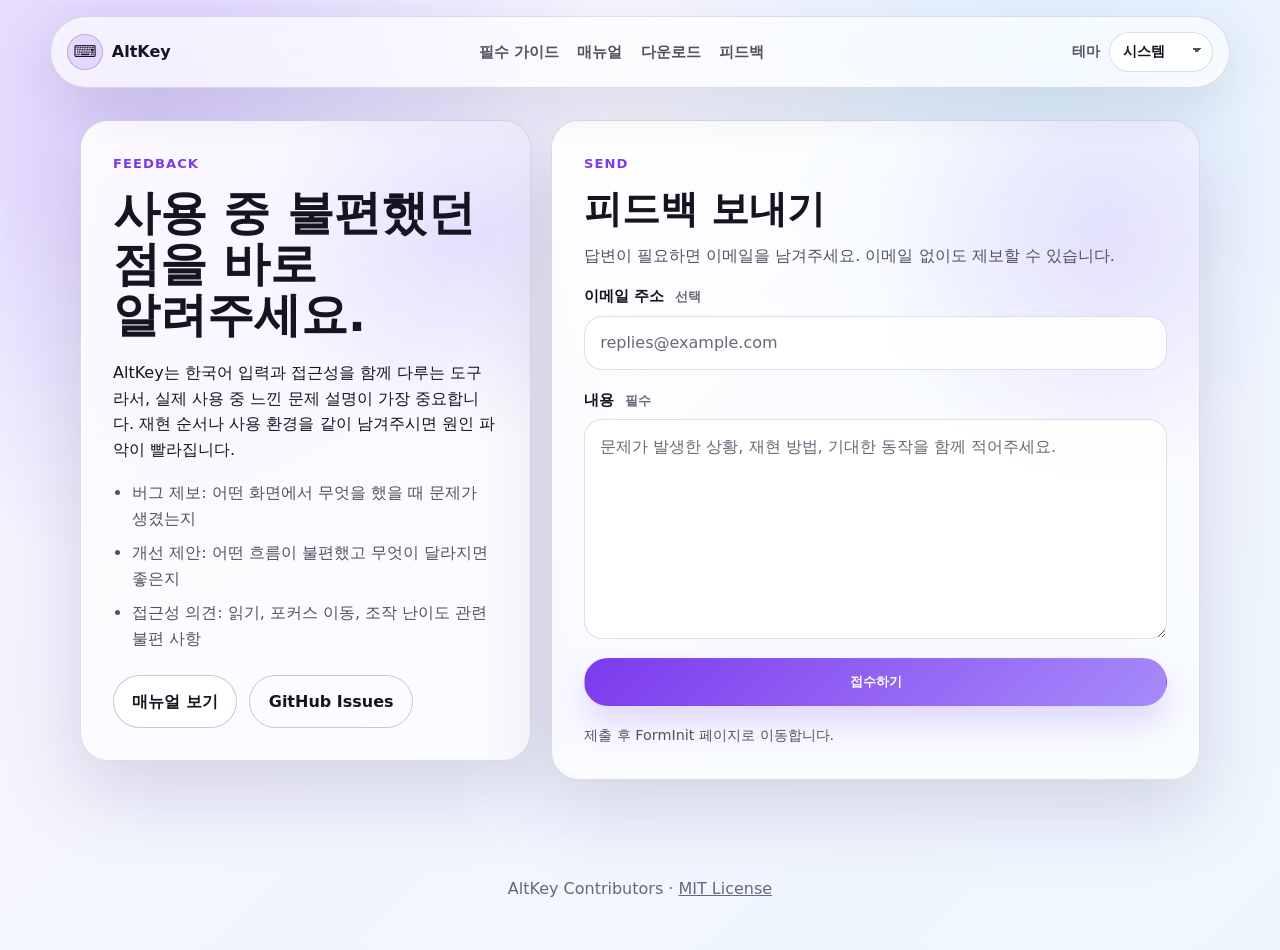
<file: docs/feedback.html>
<!DOCTYPE html>
<html lang="ko">

<head>
  <meta charset="UTF-8" />
  <meta name="viewport" content="width=device-width, initial-scale=1.0" />
  <meta name="theme-color" content="#f7f3ff" />
  <title>사용자 피드백 | AltKey</title>
  <meta name="description" content="AltKey 사용 중 발견한 버그, 개선 제안, 접근성 의견을 간단히 전달할 수 있는 피드백 페이지입니다." />
  <meta property="og:title" content="사용자 피드백 | AltKey" />
  <meta property="og:description" content="버그 제보, 개선 제안, 접근성 의견을 AltKey에 바로 전달할 수 있습니다." />
  <meta property="og:type" content="website" />
  <link rel="icon"
    href="data:image/svg+xml,<svg xmlns='http://www.w3.org/2000/svg' viewBox='0 0 100 100'><text y='.9em' font-size='90'>⌨</text></svg>">
  <link rel="stylesheet" href="styles.css" />
</head>

<body>
  <header class="site-header">
    <a class="brand" href="index.html" aria-label="AltKey 소개 페이지">
      <span class="brand-mark">⌨</span>
      <span>AltKey</span>
    </a>

    <nav class="top-nav" aria-label="주요 링크">
      <a href="index.html#guide">필수 가이드</a>
      <a href="index.html#manual">매뉴얼</a>
      <a href="index.html#download">다운로드</a>
      <a href="feedback.html" aria-current="page">피드백</a>
    </nav>

    <div class="theme-switcher">
      <label for="theme-select">테마</label>
      <select id="theme-select" class="theme-select" aria-label="페이지 테마 선택">
        <option value="system">시스템</option>
        <option value="light">라이트</option>
        <option value="dark">다크</option>
        <option value="high-contrast">고대비</option>
      </select>
    </div>
  </header>

  <main class="subpage-main">
    <section class="section-shell" aria-labelledby="feedback-title">
      <div class="feedback-layout">
        <article class="glass-panel feedback-intro">
          <p class="eyebrow">Feedback</p>
          <h1 id="feedback-title">사용 중 불편했던 점을 바로 알려주세요.</h1>
          <p>
            AltKey는 한국어 입력과 접근성을 함께 다루는 도구라서, 실제 사용 중 느낀 문제 설명이 가장 중요합니다.
            재현 순서나 사용 환경을 같이 남겨주시면 원인 파악이 빨라집니다.
          </p>

          <ul class="feedback-list">
            <li>버그 제보: 어떤 화면에서 무엇을 했을 때 문제가 생겼는지</li>
            <li>개선 제안: 어떤 흐름이 불편했고 무엇이 달라지면 좋은지</li>
            <li>접근성 의견: 읽기, 포커스 이동, 조작 난이도 관련 불편 사항</li>
          </ul>

          <div class="page-link-row" aria-label="관련 페이지">
            <a class="button secondary" href="index.html#manual">매뉴얼 보기</a>
            <a class="button ghost" href="https://github.com/CrowKing63/AltKey/issues">GitHub Issues</a>
          </div>
        </article>

        <article class="glass-panel feedback-form-panel" aria-labelledby="feedback-form-title">
          <p class="eyebrow">Send</p>
          <h2 id="feedback-form-title">피드백 보내기</h2>
          <p class="field-help">답변이 필요하면 이메일을 남겨주세요. 이메일 없이도 제보할 수 있습니다.</p>

          <form class="feedback-form" action="https://forminit.com/f/rqc5cwhzn1n" method="POST">
            <div class="form-group">
              <label class="field-label" for="email">이메일 주소 <span class="optional">선택</span></label>
              <input class="text-input" type="email" id="email" name="fi-sender-email"
                placeholder="replies@example.com" autocomplete="email" />
            </div>

            <div class="form-group">
              <label class="field-label" for="content">내용 <span class="required">필수</span></label>
              <textarea class="text-input" id="content" name="fi-text-content"
                placeholder="문제가 발생한 상황, 재현 방법, 기대한 동작을 함께 적어주세요." required></textarea>
            </div>

            <button type="submit" class="button primary">접수하기</button>
            <p class="form-note">제출 후 FormInit 페이지로 이동합니다.</p>
          </form>
        </article>
      </div>
    </section>
  </main>

  <footer class="site-footer">
    <p>AltKey Contributors · <a href="https://github.com/CrowKing63/AltKey/blob/main/LICENSE">MIT License</a></p>
  </footer>

  <script src="main.js" defer></script>
</body>

</html>
</file>
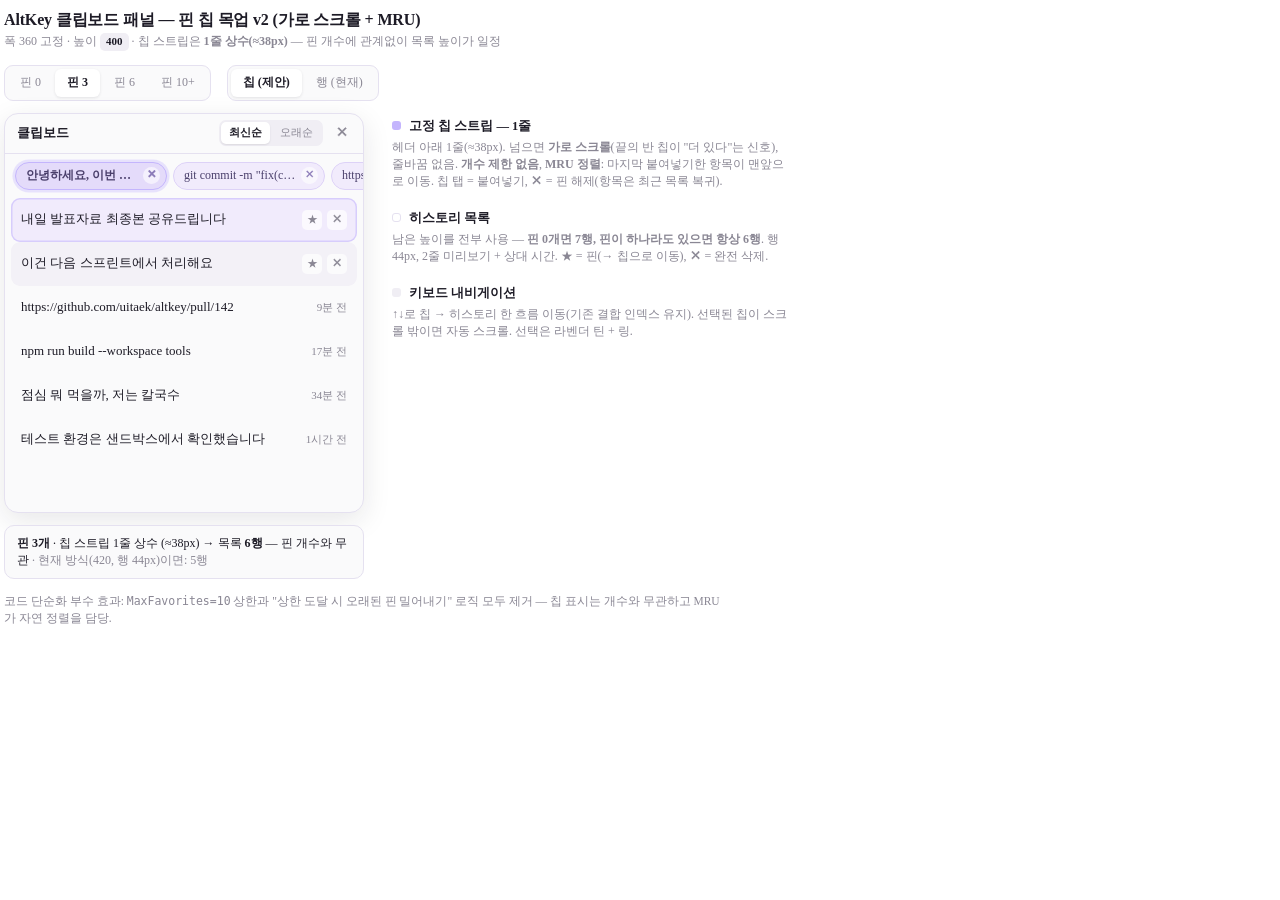
<file: docs/feature-clipboard-favorites-chips/mockup.html>
<!DOCTYPE html>
<html lang="ko">
<head>
<meta charset="utf-8">
<title>AltKey 클립보드 — 핀 칩 목업 v2</title>
<style>
  :root {
    --lav: #C4B5FD;
    --lav-bg: #F1EBFC;
    --lav-bd: #DDD2F7;
    --ink: #1D1B26;
    --mut: #8A8794;
    --panel-bg: #FAFAFB;
    --panel-bd: #E5E1F0;
  }
  * { box-sizing: border-box; margin: 0; padding: 0; }
  body { background: transparent; color: var(--ink); padding: 8px 4px; font-size: 13px; line-height: 1.45; }

  h1 { font-size: 16px; font-weight: 700; letter-spacing: -.01em; }
  .sub { color: var(--mut); font-size: 12px; margin-top: 2px; }

  /* ── 컨트롤 ─────────────────────────────── */
  .controls { display: flex; gap: 16px; align-items: center; margin: 14px 0 12px; flex-wrap: wrap; }
  .seg { display: inline-flex; border: 1px solid var(--panel-bd); background: var(--panel-bg); border-radius: 9px; padding: 3px; gap: 2px; }
  .seg button {
    border: 0; background: transparent; color: var(--mut); font: inherit; font-size: 12px;
    padding: 5px 12px; border-radius: 6px; cursor: pointer;
  }
  .seg button.on { background: #fff; color: var(--ink); box-shadow: 0 1px 3px rgba(29,27,38,.10); font-weight: 600; }

  /* ── 레이아웃 ─────────────────────────────── */
  .stage { display: flex; gap: 28px; align-items: flex-start; }
  .col-left { width: 360px; flex: none; }

  /* ── 패널 목업 ─────────────────────────────── */
  .panel {
    background: var(--panel-bg); border: 1px solid var(--panel-bd); border-radius: 14px;
    box-shadow: 0 8px 28px rgba(29,27,38,.10); overflow: hidden; display: flex; flex-direction: column;
    transition: height .18s ease;
  }
  .hdr {
    height: 40px; flex: none; display: flex; align-items: center; gap: 8px; padding: 0 10px 0 12px;
    border-bottom: 1px solid var(--panel-bd);
  }
  .hdr .title { font-size: 13px; font-weight: 650; }
  .hdr .sp { flex: 1; }
  .sortpill { display: inline-flex; background: #F0EEF4; border-radius: 7px; padding: 2px; gap: 2px; }
  .sortpill span { font-size: 11px; color: var(--mut); padding: 3px 8px; border-radius: 5px; }
  .sortpill span.on { background: #fff; color: var(--ink); box-shadow: 0 1px 2px rgba(29,27,38,.10); font-weight: 600; }
  .closebtn { width: 22px; height: 22px; border-radius: 6px; color: var(--mut); display: grid; place-items: center; font-size: 13px; }

  /* 칩 스트립 — 1줄 고정, 가로 스크롤 */
  .chips {
    flex: none; display: flex; flex-wrap: nowrap; gap: 6px; padding: 8px 10px 4px;
    overflow-x: auto; scrollbar-width: thin; scrollbar-color: #C9BBF0 transparent;
  }
  .chips::-webkit-scrollbar { height: 3px; }
  .chips::-webkit-scrollbar-thumb { background: #C9BBF0; border-radius: 2px; }
  .chip {
    flex: none; display: inline-flex; align-items: center; gap: 5px; max-width: 152px; min-width: 74px;
    height: 28px; padding: 0 6px 0 10px; background: var(--lav-bg); border: 1px solid var(--lav-bd);
    border-radius: 999px; font-size: 12px; color: #4A3F6B; white-space: nowrap; overflow: hidden;
  }
  .chip .txt { overflow: hidden; text-overflow: ellipsis; }
  .chip .x { flex: none; width: 17px; height: 17px; border-radius: 50%; display: grid; place-items: center;
    font-size: 10px; color: #8B7BB8; background: rgba(255,255,255,.6); }
  .chip.sel { background: #E4DBFA; border-color: var(--lav); box-shadow: 0 0 0 2.5px rgba(196,181,253,.35); font-weight: 600; }

  /* 목록 */
  .list { flex: 1; overflow: hidden; padding: 4px 6px 8px; display: flex; flex-direction: column; }
  .row {
    height: 44px; flex: none; border-radius: 9px; padding: 7px 10px; display: flex; align-items: center; gap: 8px;
  }
  .row:hover, .row.hover { background: #F3F1F7; }
  .row.sel { background: var(--lav-bg); box-shadow: inset 0 0 0 1.5px rgba(196,181,253,.55); }
  .row .txt { flex: 1; font-size: 13px; display: -webkit-box; -webkit-line-clamp: 2; -webkit-box-orient: vertical; overflow: hidden; }
  .row .time { flex: none; font-size: 11px; color: var(--mut); }
  .row .acts { flex: none; display: none; gap: 5px; }
  .row.hover .acts, .row.sel .acts { display: inline-flex; }
  .row.hover .time, .row.sel .time { display: none; }
  .ic { width: 20px; height: 20px; border-radius: 5px; display: grid; place-items: center; font-size: 11px; color: var(--mut); background: rgba(255,255,255,.7); }
  .ic.star.on { color: #8B6FE8; background: #EDE4FB; }

  /* 현재 방식: 핀 = 풀 행 */
  .row.pinrow { background: var(--lav-bg); }

  /* ── 주석(annotations) ─────────────────────── */
  .col-right { flex: 1; min-width: 260px; padding-top: 4px; }
  .anno { margin-bottom: 18px; }
  .anno h3 { font-size: 12.5px; font-weight: 700; color: var(--ink); display: flex; align-items: center; gap: 8px; }
  .dot { width: 9px; height: 9px; border-radius: 3px; flex: none; }
  .anno p { font-size: 12px; color: var(--mut); margin-top: 4px; max-width: 400px; }
  .dim { display: inline-block; font-variant-numeric: tabular-nums; background: #F0EEF4; border-radius: 5px; padding: 1px 6px; font-size: 11px; color: var(--ink); font-weight: 600; }

  /* ── 통계 바 ─────────────────────────────── */
  .stats { margin-top: 12px; background: var(--panel-bg); border: 1px solid var(--panel-bd); border-radius: 10px; padding: 9px 12px; font-size: 12px; color: var(--ink); }
  .stats b { font-weight: 650; }
  .stats .vs { color: var(--mut); }

  .foot { margin-top: 14px; font-size: 11.5px; color: var(--mut); max-width: 720px; }
</style>
</head>
<body>

<h1>AltKey 클립보드 패널 — 핀 칩 목업 v2 (가로 스크롤 + MRU)</h1>
<div class="sub">폭 360 고정 · 높이 <span class="dim">400</span> · 칩 스트립은 <b>1줄 상수(≈38px)</b> — 핀 개수에 관계없이 목록 높이가 일정</div>

<div class="controls">
  <div class="seg" id="pinSeg">
    <button data-pins="0">핀 0</button>
    <button data-pins="3" class="on">핀 3</button>
    <button data-pins="6">핀 6</button>
    <button data-pins="10">핀 10+</button>
  </div>
  <div class="seg" id="modeSeg">
    <button data-mode="chips" class="on">칩 (제안)</button>
    <button data-mode="rows">행 (현재)</button>
  </div>
</div>

<div class="stage">
  <div class="col-left">
    <div class="panel" id="panel"></div>
    <div class="stats" id="stats"></div>
  </div>

  <div class="col-right">
    <div class="anno">
      <h3><span class="dot" style="background:var(--lav)"></span>고정 칩 스트립 — 1줄</h3>
      <p>헤더 아래 1줄(≈38px). 넘으면 <b>가로 스크롤</b>(끝의 반 칩이 "더 있다"는 신호), 줄바꿈 없음. <b>개수 제한 없음</b>, <b>MRU 정렬</b>: 마지막 붙여넣기한 항목이 맨앞으로 이동. 칩 탭 = 붙여넣기, ✕ = 핀 해제(항목은 최근 목록 복귀).</p>
    </div>
    <div class="anno">
      <h3><span class="dot" style="background:#fff;border:1.5px solid var(--panel-bd)"></span>히스토리 목록</h3>
      <p>남은 높이를 전부 사용 — <b>핀 0개면 7행, 핀이 하나라도 있으면 항상 6행</b>. 행 44px, 2줄 미리보기 + 상대 시간. ★ = 핀(→ 칩으로 이동), ✕ = 완전 삭제.</p>
    </div>
    <div class="anno">
      <h3><span class="dot" style="background:#F0EEF4"></span>키보드 내비게이션</h3>
      <p>↑↓로 칩 → 히스토리 한 흐름 이동(기존 결합 인덱스 유지). 선택된 칩이 스크롤 밖이면 자동 스크롤. 선택은 라벤더 틴 + 링.</p>
    </div>
  </div>
</div>

<div class="foot">코드 단순화 부수 효과: <code>MaxFavorites=10</code> 상한과 "상한 도달 시 오래된 핀 밀어내기" 로직 모두 제거 — 칩 표시는 개수와 무관하고 MRU가 자연 정렬을 담당.</div>

<script>
const PINS = [
  "안녕하세요, 이번 주 회의는 목요일 오후 3시로 확정됐습니다",
  'git commit -m "fix(clipboard): 정렬 토글 상태 유지"',
  "https://altkey.app/docs/setup",
  "김철수 / AltKey 개발 — feels@altkey.app",
  "월요일 10:00까지 초안 보내주세요",
  "SELECT * FROM users WHERE active = 1;",
  "감사합니다, 좋은 하루 되세요 🙏",
  "C:\\Users\\uitaek\\AltKey\\docs",
  "회의록 링크: https://docs.google.com/d/…",
  "배포 전 체크리스트 — 4단계"
];
const HIST = [
  ["내일 발표자료 최종본 공유드립니다", "방금"],
  ["이건 다음 스프린트에서 처리해요", "2분 전"],
  ["https://github.com/uitaek/altkey/pull/142", "9분 전"],
  ["npm run build --workspace tools", "17분 전"],
  ["점심 뭐 먹을까, 저는 칼국수", "34분 전"],
  ["테스트 환경은 샌드박스에서 확인했습니다", "1시간 전"],
  ["레이아웃 저장 후 메인 앱에 반영됐어요", "2시간 전"],
  ["다음 미팅: 목요일 15:00 — 영상회의", "어제"],
  ["빌드 실패 로그 첨부드림 (#A-31)", "어제"],
  ["새 버전 설치 후 재시작 필요해요", "어제"],
  ["docs 폴더에 주석 가이드 업데이트됐습니다", "2일 전"],
  ["스크롤바 스타일 제안 정리해뒀어요", "3일 전"]
];

const state = { pins: 3, mode: "chips" };
const panel = document.getElementById("panel");
const statsEl = document.getElementById("stats");

function esc(s){ return s.replace(/&/g,"&amp;").replace(/</g,"&lt;").replace(/>/g,"&gt;"); }

function render(){
  const n = state.pins, chipsMode = state.mode === "chips";
  panel.style.height = (chipsMode ? 400 : 420) + "px";

  let h = `<div class="hdr"><span class="title">클립보드</span><span class="sp"></span>
    <span class="sortpill"><span class="on">최신순</span><span>오래순</span></span>
    <span class="closebtn">✕</span></div>`;

  if (chipsMode){
    // 칩 스트립: 1줄 상수 (≈38px = 패딩 12 + 칩 26) — 핀이 있으면 항상
    h += `<div class="chips" style="${n===0 ? "display:none" : ""}">`;
    for (let i=0;i<n;i++){
      const sel = (n>=1 && i===0) ? " sel" : "";
      h += `<span class="chip${sel}" title="${esc(PINS[i])}"><span class="txt">${esc(PINS[i])}</span><span class="x">✕</span></span>`;
    }
    h += `</div>`;

    // 목록: 344 - (핀 있으면 38) → 행 수. 핀 개수와 무관.
    const avail = 344 - (n>0 ? 38 : 0);
    const rowsN = Math.max(0, Math.floor(avail/46));
    h += `<div class="list">`;
    for (let i=0;i<Math.min(rowsN, HIST.length);i++){
      const cls = i===0 ? "sel" : (i===1 ? "hover" : "");
      h += `<div class="row ${cls}"><span class="txt">${esc(HIST[i][0])}</span>
        <span class="time">${HIST[i][1]}</span>
        <span class="acts"><span class="ic star">★</span><span class="ic">✕</span></span></div>`;
    }
    h += `</div>`;

    const cur = Math.max(0, Math.floor((364 - n*44)/46));
    statsEl.innerHTML = `<b>핀 ${n}개</b> · 칩 스트립 1줄 상수 (≈38px) → 목록 <b>${rowsN}행</b> — 핀 개수와 무관
      <span class="vs"> · 현재 방식(420, 행 44px)이면: ${cur}행</span>`;
  } else {
    // 현재 방식: 핀 = 상단 풀 행 (★ 채움)
    h += `<div class="list" style="padding-top:8px">`;
    for (let i=0;i<n;i++){
      const cls = i===0 ? "pinrow sel" : (i===1 ? "pinrow hover" : "pinrow");
      h += `<div class="row ${cls}"><span class="txt">${esc(PINS[i])}</span>
        <span class="time">핀됨</span>
        <span class="acts"><span class="ic star on">★</span><span class="ic">✕</span></span></div>`;
    }
    const avail = 364 - n*44;
    const rowsN = Math.max(0, Math.floor(avail/46));
    for (let i=0;i<Math.min(rowsN, HIST.length);i++){
      h += `<div class="row"><span class="txt">${esc(HIST[i][0])}</span>
        <span class="time">${HIST[i][1]}</span>
        <span class="acts"><span class="ic star">★</span><span class="ic">✕</span></span></div>`;
    }
    h += `</div>`;
    statsEl.innerHTML = `<b>핀 ${n}개</b> × 44px 행 = <b>${n*44}px</b> → 목록 <b>${rowsN}행</b> 표시 (패널 420)`;
  }
  panel.innerHTML = h;
}

function seg(id, key){
  const segEl = document.getElementById(id);
  segEl.querySelectorAll("button").forEach(b=>{
    b.onclick = ()=>{ state[key] = (key==="pins" ? parseInt(b.dataset.pins) : b.dataset.mode);
      segEl.querySelectorAll("button").forEach(x=>x.classList.remove("on"));
      b.classList.add("on"); render(); };
  });
}
seg("pinSeg","pins"); seg("modeSeg","mode");
render();
</script>
</body>
</html>
</file>
<file: docs/styles.css>
:root {
  /* [색상] 기본 배경색 */
  --bg: #f7f3ff;
  --bg-2: #eef7ff;
  
  /* [UI 요소] 투명한 카드/패널 배경색 */
  --surface: rgba(255, 255, 255, 0.68);
  --surface-strong: rgba(255, 255, 255, 0.86);
  --surface-fallback: #ffffff;
  
  /* [테두리] 선 색상 */
  --border: rgba(87, 72, 119, 0.18);
  --border-strong: rgba(95, 76, 142, 0.32);
  
  /* [포인트 컬러] 보라색 테마 */
  --accent: #a78bfa;
  --accent-strong: #7c3aed;
  --accent-soft: rgba(167, 139, 250, 0.24);
  --accent-glow: rgba(167, 139, 250, 0.36);
  
  /* [텍스트] 글자 색상 */
  --text: #171321;
  --text-muted: #574f63;
  --text-subtle: #6d6578;
  
  /* [효과] 그림자와 둥글기 */
  --shadow: 0 28px 80px rgba(65, 49, 96, 0.18);
  --inner-light: rgba(255, 255, 255, 0.72);
  --radius: 28px; /* 큰 패널의 모서리 둥글기 */
  --radius-sm: 18px; /* 작은 버튼/입력창의 모서리 둥글기 */
  color-scheme: light;
}

:root[data-theme="dark"] {
  --bg: #071818;
  --bg-2: #0d1f28;
  --surface: rgba(9, 31, 34, 0.68);
  --surface-strong: rgba(14, 45, 48, 0.84);
  --surface-fallback: #0b2023;
  --border: rgba(99, 255, 225, 0.16);
  --border-strong: rgba(94, 234, 212, 0.36);
  --accent: #5eead4;
  --accent-strong: #2dd4bf;
  --accent-soft: rgba(45, 212, 191, 0.18);
  --accent-glow: rgba(45, 212, 191, 0.28);
  --text: #f0fffb;
  --text-muted: #b9d8d5;
  --text-subtle: #91b9b5;
  --shadow: 0 30px 90px rgba(0, 0, 0, 0.42);
  --inner-light: rgba(255, 255, 255, 0.15);
  color-scheme: dark;
}

:root[data-theme="high-contrast"] {
  --bg: #000000;
  --bg-2: #000000;
  --surface: #000000;
  --surface-strong: #000000;
  --surface-fallback: #000000;
  --border: #ffffff;
  --border-strong: #fff86b;
  --accent: #fff86b;
  --accent-strong: #fff200;
  --accent-soft: #222200;
  --accent-glow: transparent;
  --text: #ffffff;
  --text-muted: #ffffff;
  --text-subtle: #f5f5f5;
  --shadow: none;
  --inner-light: transparent;
  --radius: 14px;
  --radius-sm: 10px;
  color-scheme: dark;
}

*,
*::before,
*::after {
  box-sizing: border-box;
}

html {
  scroll-behavior: smooth;
}

body {
  min-height: 100vh;
  margin: 0;
  /* [폰트] 전체 글꼴 설정 */
  font-family: "Pretendard", "Apple SD Gothic Neo", "Noto Sans KR", "Malgun Gothic", system-ui, sans-serif;
  color: var(--text);
  background:
    radial-gradient(circle at 12% 12%, var(--accent-glow), transparent 28rem),
    radial-gradient(circle at 82% 8%, rgba(125, 211, 252, 0.18), transparent 24rem),
    linear-gradient(135deg, var(--bg) 0%, var(--bg-2) 100%);
  line-height: 1.6; /* [줄간격] 본문 텍스트의 상하 간격 */
}

body::before {
  position: fixed;
  inset: 0;
  z-index: -1;
  pointer-events: none;
  content: "";
  background-image:
    linear-gradient(rgba(255, 255, 255, 0.18) 1px, transparent 1px),
    linear-gradient(90deg, rgba(255, 255, 255, 0.14) 1px, transparent 1px);
  background-size: 72px 72px;
  mask-image: linear-gradient(to bottom, rgba(0, 0, 0, 0.7), transparent 72%);
}

a {
  color: inherit;
}

img {
  display: block;
  max-width: 100%;
}

.site-header {
  position: sticky;
  top: 0;
  z-index: 20;
  display: grid;
  grid-template-columns: auto 1fr auto;
  gap: 1rem;
  align-items: center;
  width: min(1180px, calc(100% - 32px)); /* [헤더 너비] 상단 바의 최대 가로 길이 */
  min-height: 72px; /* [헤더 높이] 상단 바의 최소 높이 */
  margin: 16px auto 0; /* [상단 여백] 웹페이지 맨 위에서 헤더까지의 거리 */
  padding: 0.75rem 1rem;
  border: 1px solid var(--border);
  border-radius: 999px; /* 완전 둥근 형태 */
  background: var(--surface);
  box-shadow: 0 18px 50px rgba(31, 27, 45, 0.1);
}

.brand,
.top-nav,
.theme-switcher,
.hero-actions,
.download-actions,
.manual-links {
  display: flex;
  align-items: center;
}

.brand {
  gap: 0.55rem;
  min-width: max-content;
  font-weight: 800;
  text-decoration: none;
}

.brand-mark {
  display: grid;
  width: 2.25rem;
  height: 2.25rem;
  place-items: center;
  border: 1px solid var(--border-strong);
  border-radius: 50%;
  background: var(--accent-soft);
}

.top-nav {
  justify-content: center;
  gap: 1.15rem;
}

.top-nav a {
  color: var(--text-muted);
  font-size: 0.94rem; /* [메뉴 폰트] 상단 메뉴 글자 크기 */
  font-weight: 700;
  text-decoration: none;
}

.top-nav a:hover,
.top-nav a:focus-visible {
  color: var(--text);
}

.theme-switcher {
  gap: 0.55rem;
  color: var(--text-muted);
  font-size: 0.85rem;
  font-weight: 700;
}

.theme-select {
  min-width: 104px;
  padding: 0.48rem 2rem 0.48rem 0.8rem;
  border: 1px solid var(--border);
  border-radius: 999px;
  appearance: none;
  color: var(--text);
  background:
    linear-gradient(45deg, transparent 50%, var(--text-muted) 50%),
    linear-gradient(135deg, var(--text-muted) 50%, transparent 50%),
    var(--surface-strong);
  background-position:
    calc(100% - 15px) calc(50% - 2px),
    calc(100% - 10px) calc(50% - 2px),
    0 0;
  background-repeat: no-repeat;
  background-size: 5px 5px, 5px 5px, auto;
  font: inherit;
}

.section-shell {
  width: min(1120px, calc(100% - 32px));
  margin: 0 auto;
}

.hero {
  display: grid;
  grid-template-columns: minmax(0, 0.82fr) minmax(420px, 1.18fr);
  gap: 2.5rem;
  align-items: center;
  padding: clamp(3.5rem, 7vw, 6rem) 0 4rem;
}

.hero-copy {
  max-width: 620px;
}

.eyebrow {
  margin: 0 0 0.8rem;
  color: var(--accent-strong);
  font-size: 0.82rem;
  font-weight: 900;
  letter-spacing: 0.08em;
  text-transform: uppercase;
}

h1,
h2,
h3,
p {
  margin-top: 0;
}

h1,
h2,
h3,
.eyebrow,
.button,
.top-nav a {
  word-break: keep-all;
  overflow-wrap: normal;
}

h1 {
  margin-bottom: 1.25rem;
  font-size: clamp(2.15rem, 3.7vw, 3.8rem); /* [제목 크기] 화면 너비에 따라 2.15~3.8rem 사이로 조절됨 */
  line-height: 1.08;
  letter-spacing: 0;
}

h2 {
  margin-bottom: 0.8rem;
  font-size: clamp(1.8rem, 3vw, 3rem); /* [소제목 크기] 화면 너비에 따라 1.8~3rem 사이로 조절됨 */
  line-height: 1.12;
  letter-spacing: 0;
}

h3 {
  margin-bottom: 0.55rem;
  font-size: 1.15rem; /* [작은 제목 크기] */
}

.hero-lead {
  max-width: 34rem;
  margin-bottom: 1.8rem;
  color: var(--text-muted);
  font-size: 1.08rem; /* [설명 텍스트 크기] 메인 제목 아래 문구의 크기 */
}

.hero-actions,
.download-actions {
  flex-wrap: wrap;
  gap: 0.8rem;
}

.button {
  display: inline-flex;
  align-items: center;
  justify-content: center;
  min-height: 48px; /* [버튼 높이] */
  padding: 0.78rem 1.15rem; /* [버튼 안쪽 여백] 상하 0.78rem, 좌우 1.15rem */
  border: 1px solid var(--border-strong);
  border-radius: 999px; /* [버튼 둥글기] 999px는 알약 모양 */
  font-weight: 850;
  text-decoration: none;
}

.button.primary {
  color: #ffffff;
  background: linear-gradient(135deg, var(--accent-strong), var(--accent));
  border-color: transparent;
  box-shadow: 0 16px 36px var(--accent-glow);
}

:root[data-theme="high-contrast"] .button.primary {
  color: #000000;
  background: var(--accent);
  box-shadow: none;
}

.button.secondary,
.button.ghost {
  color: var(--text);
  background: var(--surface-strong);
}

.button.ghost {
  background: transparent;
}

/* [버튼 아이콘] 텍스트 앞의 GitHub·Microsoft Store 마크 — currentColor로 버튼 텍스트 색을 따라가며(라이트/다크/고대비 공통) 테마에 맞춘다 */
.button .btn-icon {
  width: 18px;
  height: 18px;
  margin-right: 0.5rem;
  flex-shrink: 0;
}

.glass-panel {
  position: relative;
  overflow: hidden;
  border: 1px solid var(--border);
  border-radius: var(--radius);
  background: var(--surface-fallback);
  box-shadow: var(--shadow); /* [그림자] 패널의 입체감을 주는 그림자 */
}

@supports ((backdrop-filter: blur(22px)) or (-webkit-backdrop-filter: blur(22px))) {
  .site-header,
  .glass-panel {
    background: var(--surface);
    -webkit-backdrop-filter: blur(24px) saturate(1.45);
    backdrop-filter: blur(24px) saturate(1.45);
  }
}

.glass-panel::before {
  position: absolute;
  inset: 0;
  z-index: 0;
  pointer-events: none;
  content: "";
  background:
    linear-gradient(135deg, var(--inner-light), transparent 42%),
    radial-gradient(circle at 86% 18%, var(--accent-soft), transparent 32%);
}

.glass-panel > * {
  position: relative;
  z-index: 1;
}

.hero-visual {
  margin: 0;
  padding: 1rem;
}

.hero-visual img,
.screenshot-card img {
  width: 100%;
  height: auto;
  border-radius: calc(var(--radius) - 12px);
  object-fit: contain;
}

figcaption {
  margin-top: 0.75rem;
  color: var(--text-subtle);
  font-size: 0.92rem;
  font-weight: 700;
}

.quick-guide,
.showcase,
.video-section,
.manual,
.faq,
.download {
  padding: 3.25rem 0; /* [섹션 간격] 각 섹션(가이드, 쇼케이스 등)의 위아래 여백 */
}

.section-heading {
  max-width: 640px;
  margin-bottom: 1.35rem;
}

.section-heading p:last-child,
.manual-panel p,
.download-panel p {
  color: var(--text-muted);
}

.guide-grid {
  display: grid;
  grid-template-columns: repeat(3, minmax(0, 1fr));
  gap: 1rem;
}

.guide-card {
  min-height: 220px;
  padding: 1.35rem;
}

.step-number {
  display: grid;
  width: 2.4rem;
  height: 2.4rem;
  margin-bottom: 1.2rem;
  place-items: center;
  border: 1px solid var(--border-strong);
  border-radius: 50%;
  color: var(--accent-strong);
  background: var(--accent-soft);
  font-weight: 900;
}

.guide-card p,
.download-panel p,
.manual-panel p {
  margin-bottom: 0;
}

.showcase-grid {
  display: grid;
  grid-template-columns: repeat(2, minmax(0, 1fr));
  gap: 1.25rem;
}

.screenshot-card {
  display: grid;
  grid-template-rows: minmax(360px, 1fr) auto;
  margin: 0;
  padding: 1.15rem;
}

.screenshot-card.wide-screen {
  grid-column: 1 / -1;
  grid-template-rows: auto auto;
}

.screenshot-card img {
  width: 100%;
  height: 360px;
  background: var(--surface-strong);
  object-fit: contain;
  object-position: top center;
}

.screenshot-card.wide-screen img {
  height: auto;
}

.video-frame {
  padding: 1rem;
}

.video-frame iframe {
  display: block;
  width: 100%;
  aspect-ratio: 16 / 9;
  border: 0;
  border-radius: calc(var(--radius) - 12px);
  background: #000000;
}

.manual-panel,
.download-panel {
  padding: clamp(1.5rem, 4vw, 3rem);
}

.faq-panel {
  padding: clamp(1.5rem, 4vw, 3rem);
}

.faq-list {
  display: grid;
  gap: 0.9rem;
}

.faq-item {
  border: 1px solid var(--border);
  border-radius: calc(var(--radius-sm) + 2px);
  background: var(--surface-strong);
  overflow: hidden;
}

.faq-summary {
  position: relative;
  display: block;
  padding: 1rem 3.25rem 1rem 1.1rem;
  cursor: pointer;
  font-size: 1rem;
  font-weight: 850;
  line-height: 1.45;
  list-style: none;
}

.faq-summary::-webkit-details-marker {
  display: none;
}

.faq-summary::after {
  position: absolute;
  top: 50%;
  right: 1.1rem;
  transform: translateY(-50%);
  content: "+";
  color: var(--accent-strong);
  font-size: 1.35rem;
  font-weight: 700;
}

.faq-item[open] .faq-summary::after {
  content: "−";
}

.faq-answer {
  padding: 0 1.1rem 1.1rem;
  color: var(--text-muted);
}

.faq-answer p:last-child,
.faq-footer {
  margin-bottom: 0;
}

.faq-footer {
  margin-top: 1.2rem;
  color: var(--text-muted);
}

.subpage-main {
  padding: 2rem 0 4rem;
}

.feedback-layout {
  display: grid;
  grid-template-columns: minmax(0, 0.82fr) minmax(0, 1.18fr);
  gap: 1.25rem;
  align-items: start;
}

.feedback-intro,
.feedback-form-panel {
  padding: clamp(1.4rem, 3vw, 2rem);
}

.feedback-intro p:last-child,
.feedback-form-panel p:last-child,
.field-help,
.form-note {
  color: var(--text-muted);
}

.feedback-list {
  margin: 1.1rem 0 0;
  padding-left: 1.2rem;
  color: var(--text-muted);
}

.feedback-list li + li {
  margin-top: 0.55rem;
}

.page-link-row {
  display: flex;
  flex-wrap: wrap;
  gap: 0.75rem;
  margin-top: 1.5rem;
}

.feedback-form {
  display: grid;
  gap: 1.15rem;
}

.form-group {
  display: grid;
  gap: 0.45rem;
}

.field-label {
  font-size: 0.95rem;
  font-weight: 800;
}

.field-label .optional,
.field-label .required {
  margin-left: 0.35rem;
  font-size: 0.82rem;
  font-weight: 700;
  color: var(--text-subtle);
}

.text-input {
  width: 100%;
  min-height: 48px;
  padding: 0.82rem 0.95rem;
  border: 1px solid var(--border);
  border-radius: var(--radius-sm);
  color: var(--text);
  background: var(--surface-strong);
  font: inherit;
}

textarea.text-input {
  min-height: 220px;
  resize: vertical;
}

.text-input::placeholder {
  color: var(--text-subtle);
}

.text-input:focus-visible {
  outline-offset: 1px;
}

.form-note {
  margin: 0;
  font-size: 0.9rem;
}

.manual-panel {
  display: grid;
  grid-template-columns: minmax(0, 0.75fr) minmax(420px, 1.25fr);
  gap: 2rem;
  align-items: center;
}

.manual-links {
  display: grid;
  grid-template-columns: repeat(3, minmax(0, 1fr));
  gap: 0.55rem;
}

.manual-links a {
  display: inline-flex;
  align-items: center;
  justify-content: center;
  min-height: 38px;
  padding: 0.48rem 0.72rem;
  border: 1px solid var(--border);
  border-radius: 14px;
  color: var(--text);
  background: var(--surface-strong);
  font-size: 0.9rem;
  font-weight: 800;
  line-height: 1.2;
  text-align: center;
  text-decoration: none;
}

.download-panel {
  text-align: center;
}

.download-actions {
  justify-content: center;
  margin-top: 1.4rem;
}

.site-footer {
  width: min(1120px, calc(100% - 32px));
  margin: 0 auto;
  padding: 2rem 0 3rem;
  color: var(--text-subtle);
  text-align: center;
}

.site-footer p {
  margin: 0;
}

:focus-visible {
  outline: 3px solid var(--accent-strong);
  outline-offset: 3px;
}

:root[data-theme="high-contrast"] body {
  background: #000000;
}

:root[data-theme="high-contrast"] body::before,
:root[data-theme="high-contrast"] .glass-panel::before {
  display: none;
}

:root[data-theme="high-contrast"] .site-header,
:root[data-theme="high-contrast"] .glass-panel,
:root[data-theme="high-contrast"] .button,
:root[data-theme="high-contrast"] .manual-links a,
:root[data-theme="high-contrast"] .theme-select {
  border-width: 2px;
  box-shadow: none;
}

/* 동영상 섹션 확장 스타일 */
.video-heading {
  display: flex;
  justify-content: space-between;
  align-items: flex-end;
  flex-wrap: wrap;
  gap: 1rem;
  max-width: none; /* 상단 한정 너비 해제 */
}

.youtube-shortcut {
  display: flex;
  align-items: center;
  gap: 0.5rem;
  margin-bottom: 1.35rem; /* 제목 높이에 맞춤 */
  padding: 0.5rem 1rem;
  border: 1px solid var(--border);
  border-radius: 999px;
  background: var(--surface-strong);
  color: var(--text);
  font-weight: 800;
  font-size: 0.9rem;
  text-decoration: none;
  transition: transform 0.2s, background 0.2s;
}

.youtube-shortcut:hover {
  background: var(--accent-soft);
  transform: translateY(-2px);
}

.youtube-icon {
  font-size: 1.2rem;
}

.video-playlist-grid {
  display: grid;
  grid-template-columns: repeat(auto-fit, minmax(280px, 1fr));
  gap: 1.25rem;
  margin-top: 2rem;
}

.playlist-item {
  display: flex;
  flex-direction: column;
  padding: 0.75rem;
  text-decoration: none;
  color: inherit;
  transition: transform 0.3s;
}

.playlist-item:hover {
  transform: translateY(-6px);
}

.playlist-thumb {
  position: relative;
  width: 100%;
  aspect-ratio: 16 / 9;
  border-radius: calc(var(--radius-sm) - 4px);
  background: var(--bg-2); /* 단순한 배경색으로 변경 */
  margin-bottom: 1rem;
  overflow: hidden;
}

.playlist-thumb::after {
  content: "";
  position: absolute;
  inset: 0;
  z-index: 1;
  background: rgba(0, 0, 0, 0.05);
  pointer-events: none;
}

.playlist-thumb img {
  display: block;
  width: 100%;
  height: 100%;
  object-fit: cover;
  transition: transform 0.5s cubic-bezier(0.4, 0, 0.2, 1);
}

.playlist-item:hover .playlist-thumb img {
  transform: scale(1.1);
}

.playlist-info h4 {
  margin: 0 0 0.4rem;
  font-size: 1.1rem;
  font-weight: 850;
}

.playlist-info p {
  margin: 0;
  font-size: 0.9rem;
  color: var(--text-muted);
}

@media (max-width: 920px) {
  .site-header {
    grid-template-columns: 1fr;
    justify-items: stretch;
    border-radius: 26px;
  }

  .top-nav,
  .theme-switcher {
    justify-content: flex-start;
    flex-wrap: wrap;
  }

  .hero,
  .manual-panel,
  .feedback-layout {
    grid-template-columns: 1fr;
  }

  .hero {
    padding-top: 3rem;
  }

  .guide-grid,
  .showcase-grid {
    grid-template-columns: 1fr;
  }

  .screenshot-card img {
    height: auto;
    object-fit: contain;
  }
}

@media (max-width: 560px) {
  .section-shell,
  .site-header,
  .site-footer {
    width: min(100% - 24px, 1120px);
  }

  .top-nav {
    gap: 0.75rem;
  }

  .top-nav a {
    font-size: 0.88rem;
  }

  h1 {
    font-size: 1.9rem;
  }

  .button {
    width: 100%;
  }

  .hero-actions,
  .download-actions {
    align-items: stretch;
  }

  .manual-links {
    grid-template-columns: repeat(2, minmax(0, 1fr));
  }
}

@media (prefers-reduced-motion: reduce) {
  *,
  *::before,
  *::after {
    scroll-behavior: auto !important;
    transition-duration: 0.01ms !important;
    animation-duration: 0.01ms !important;
    animation-iteration-count: 1 !important;
  }
}
</file>
